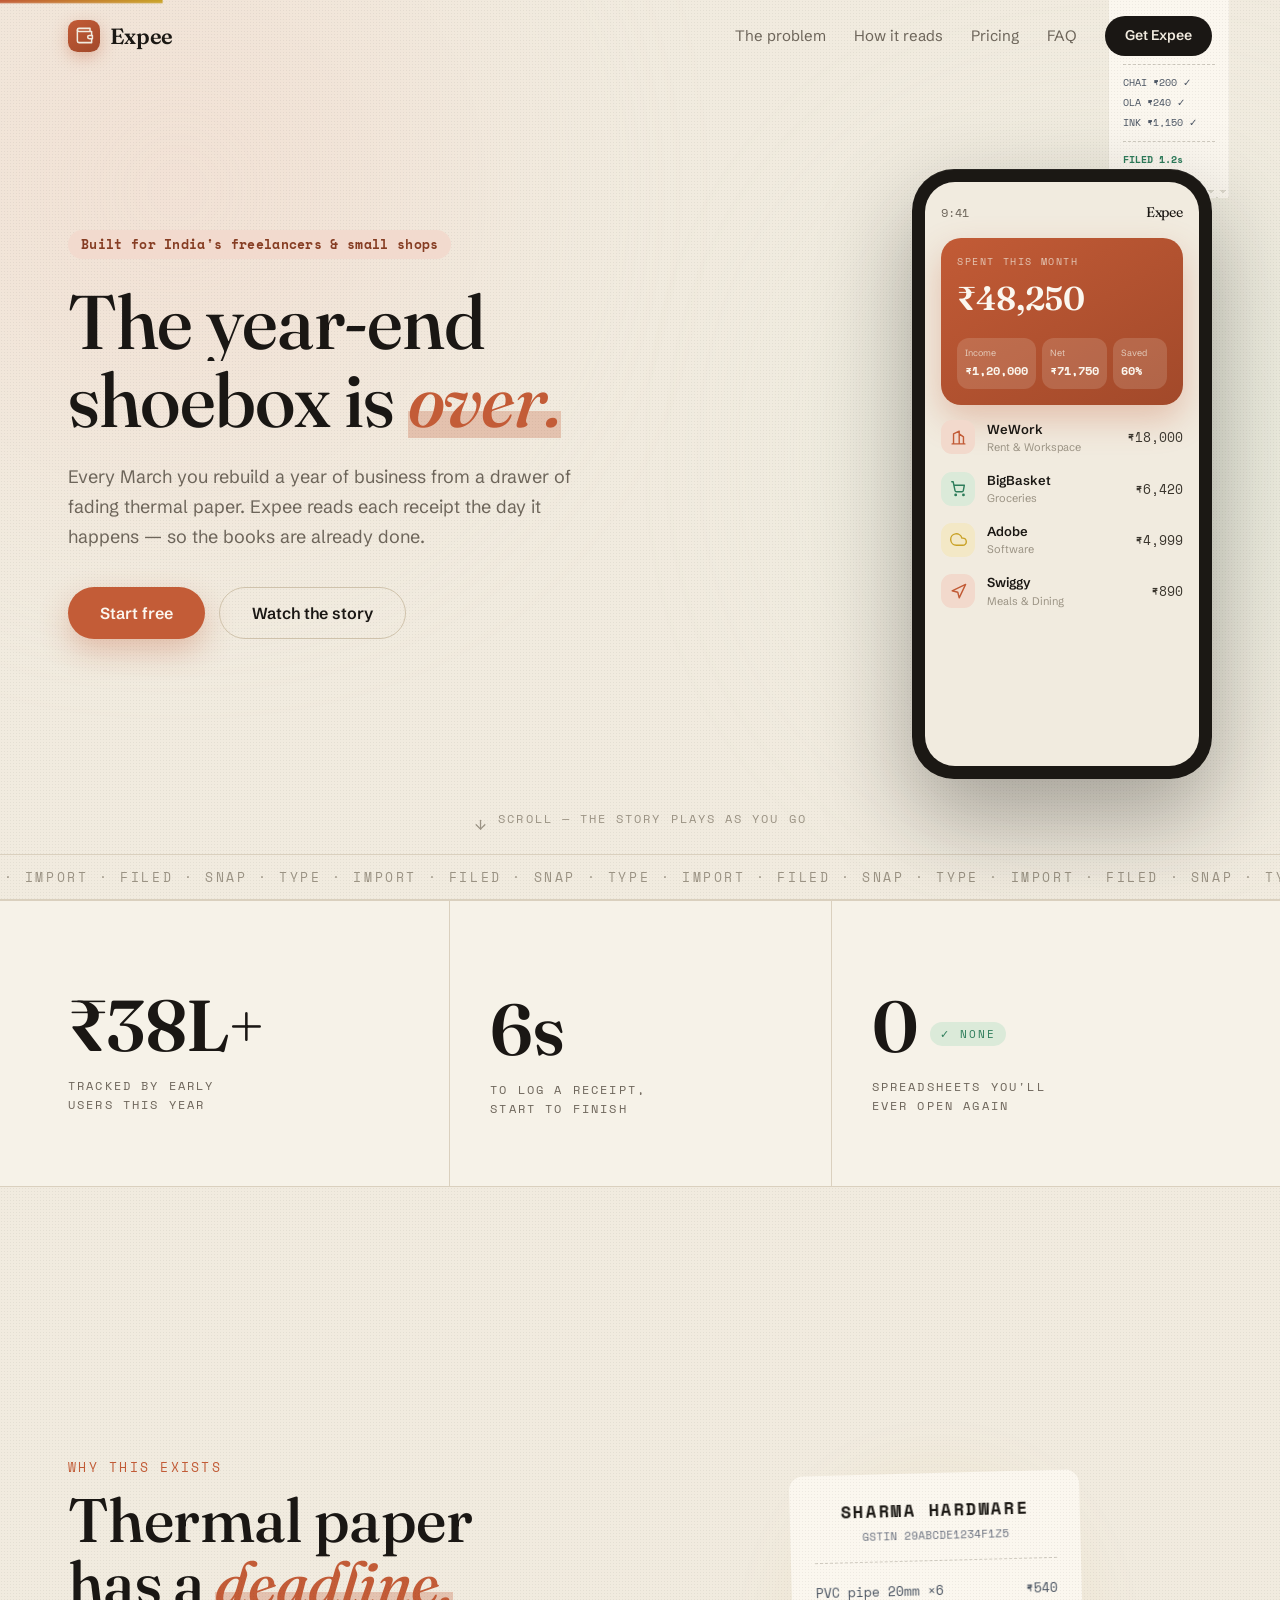
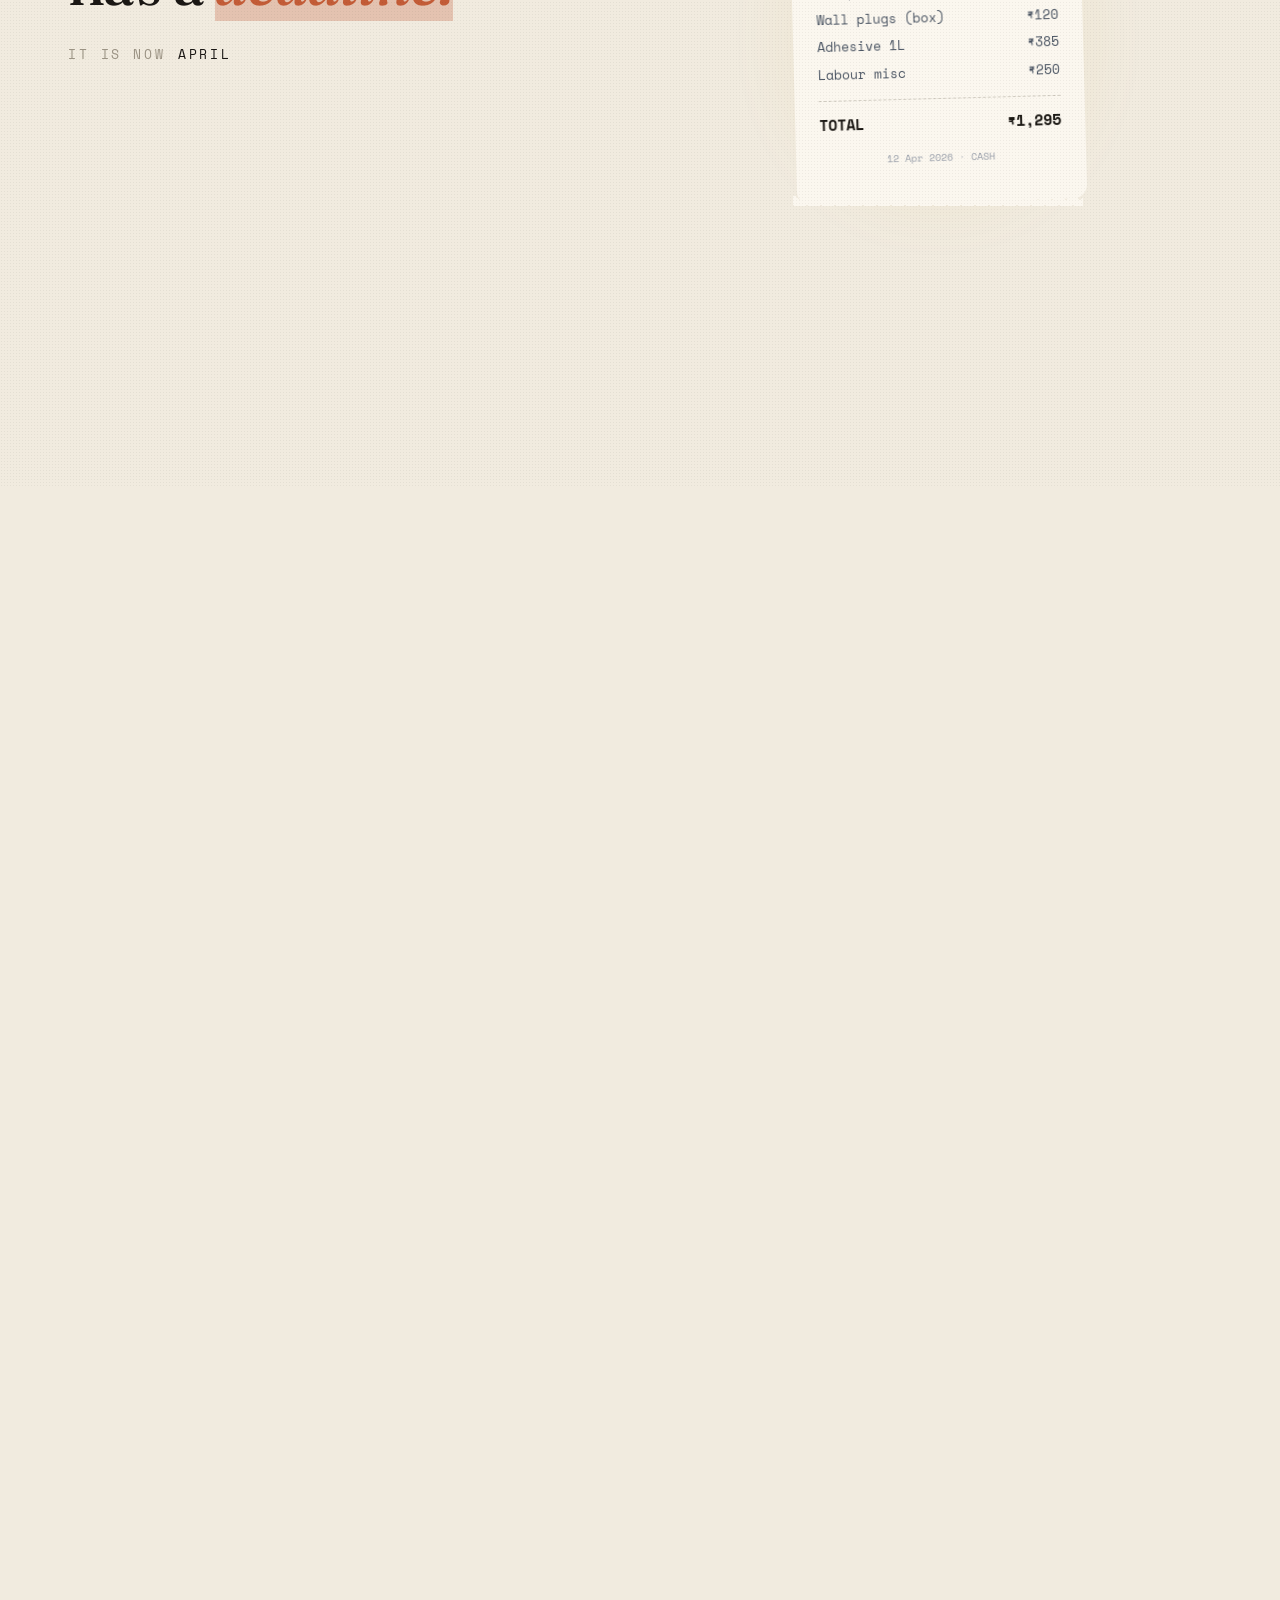
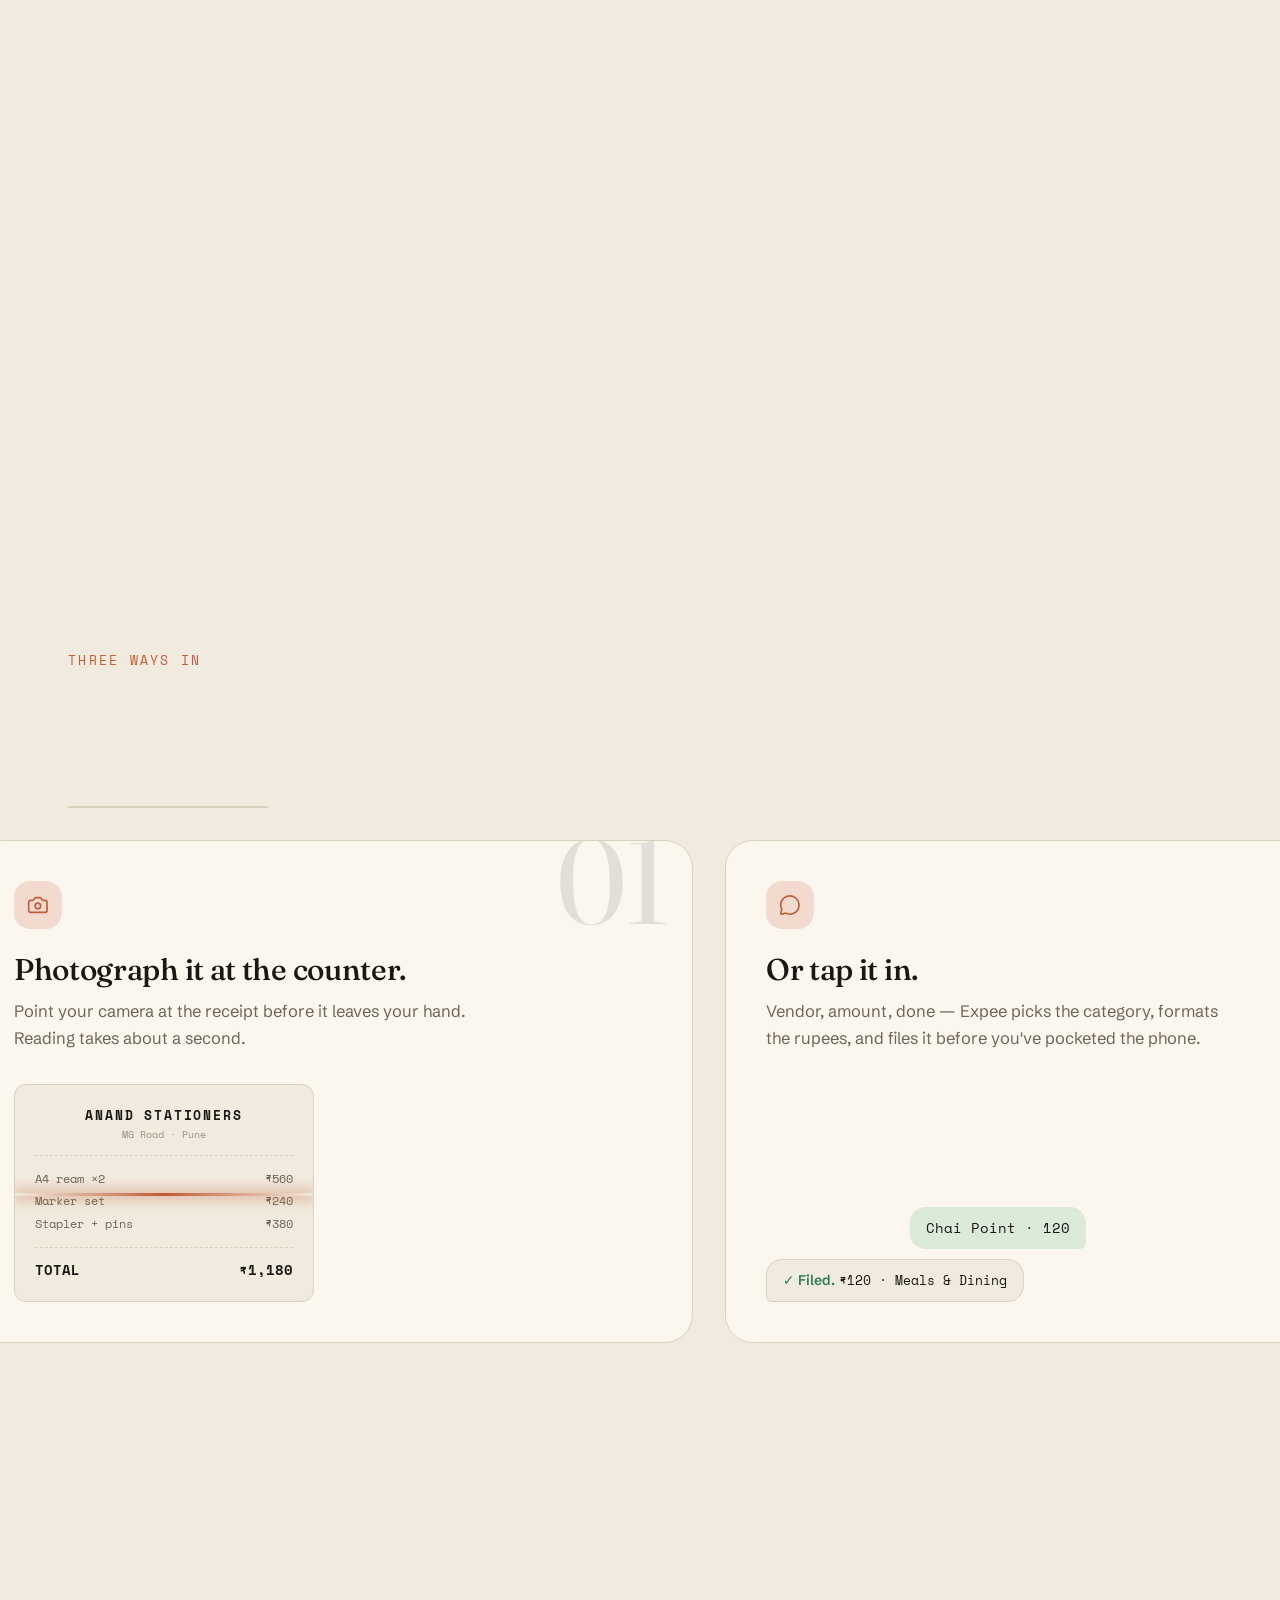
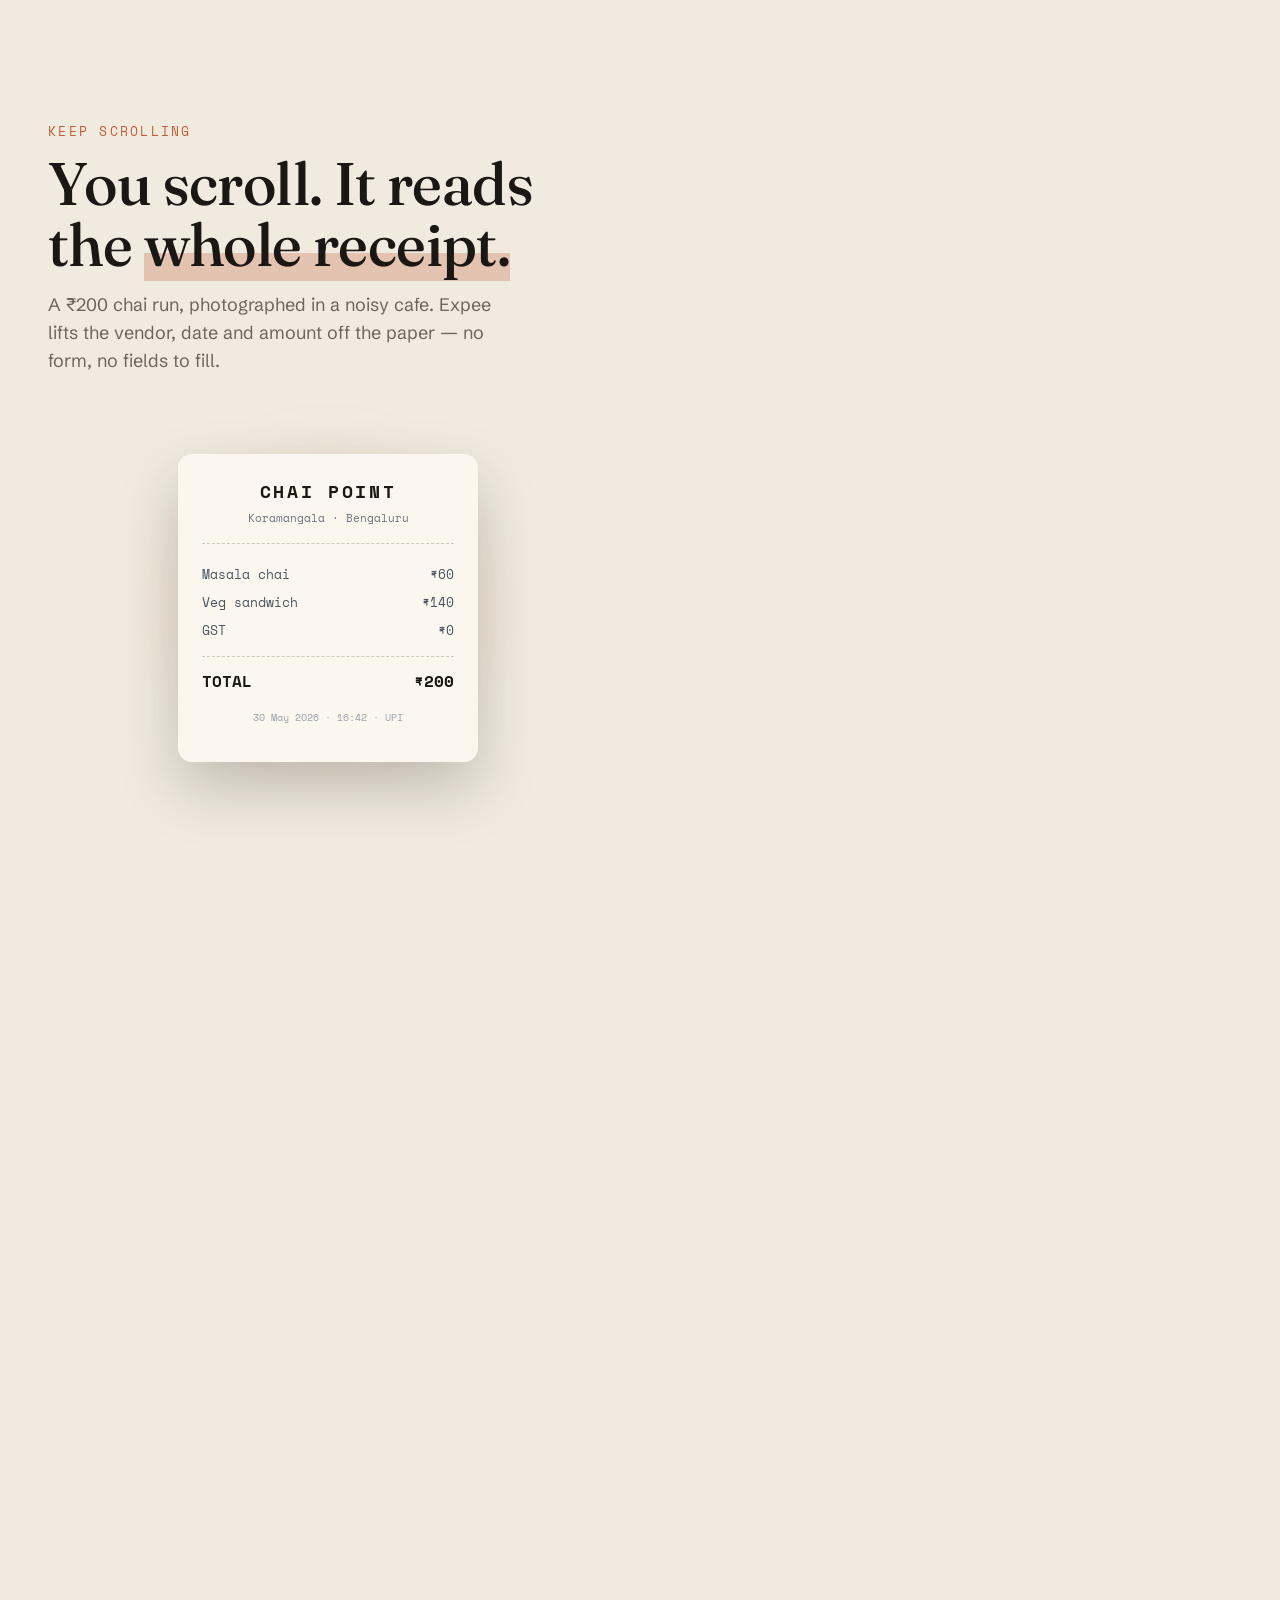
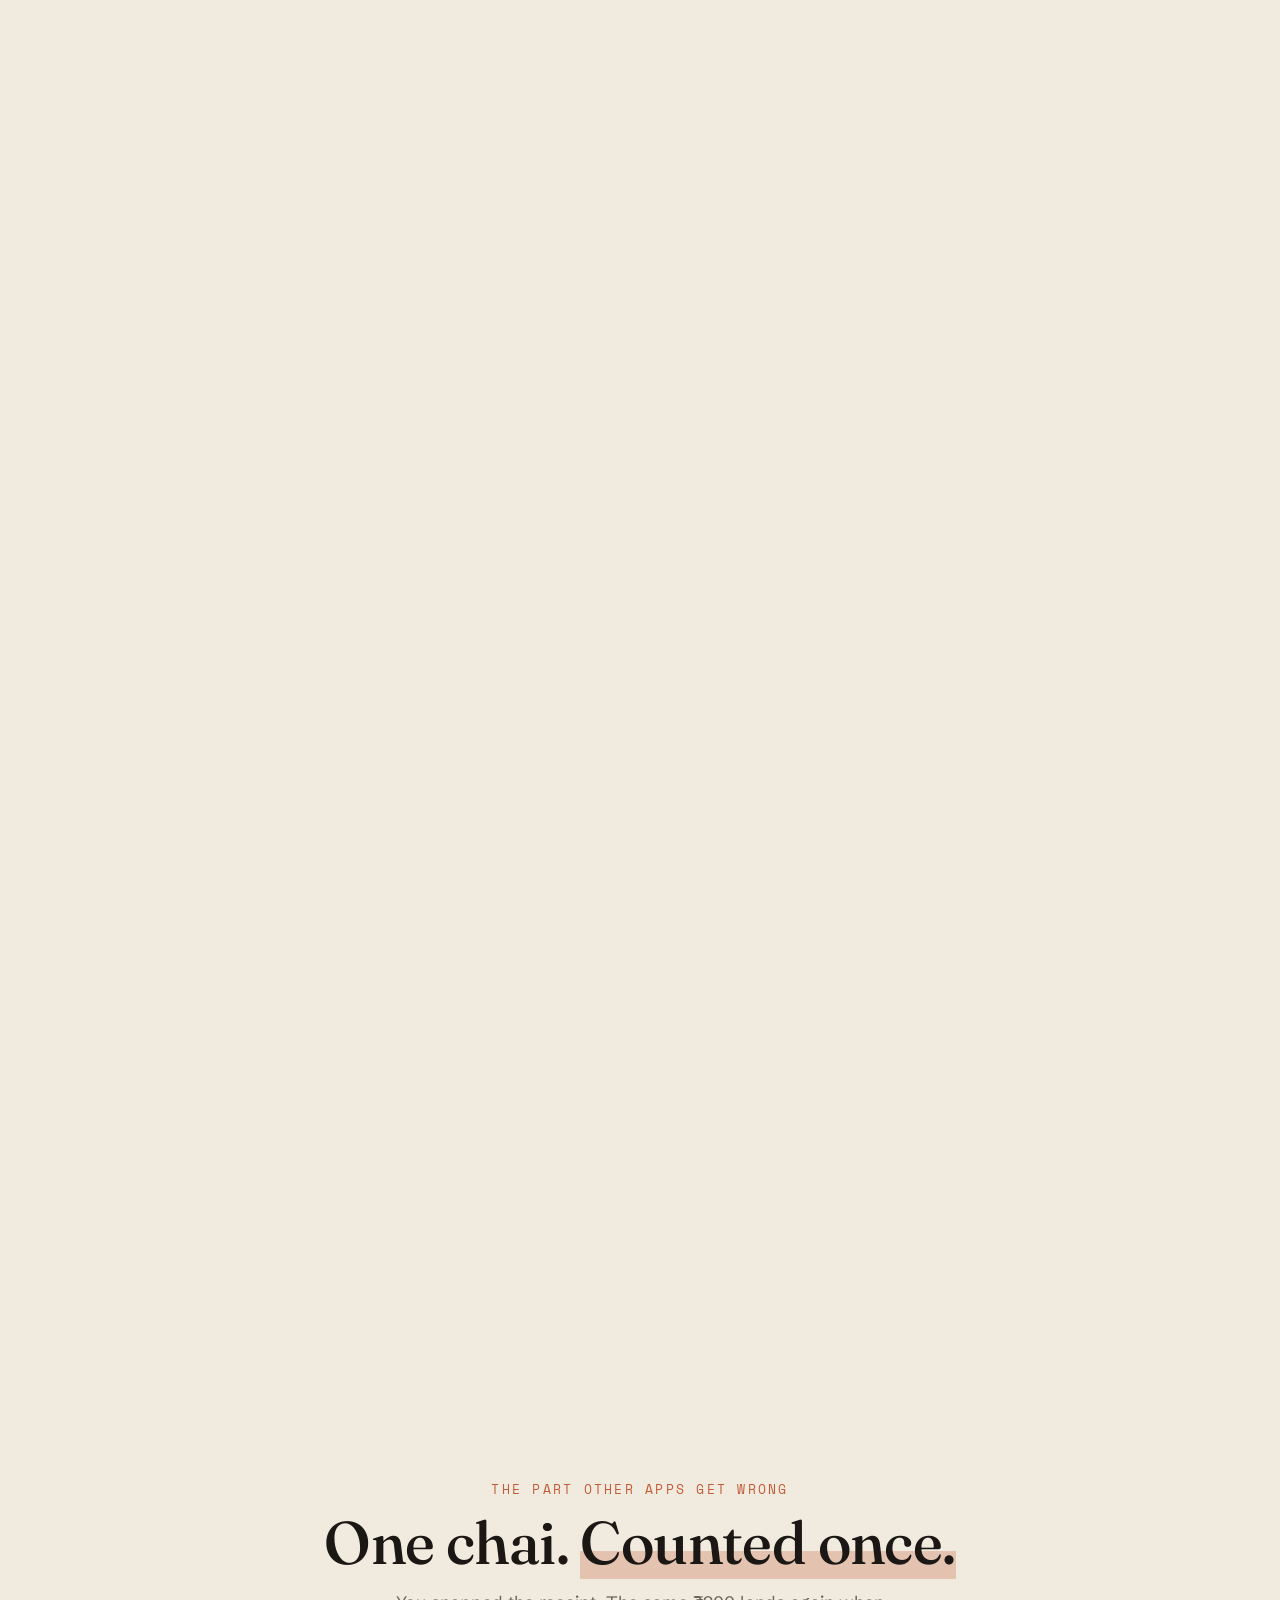
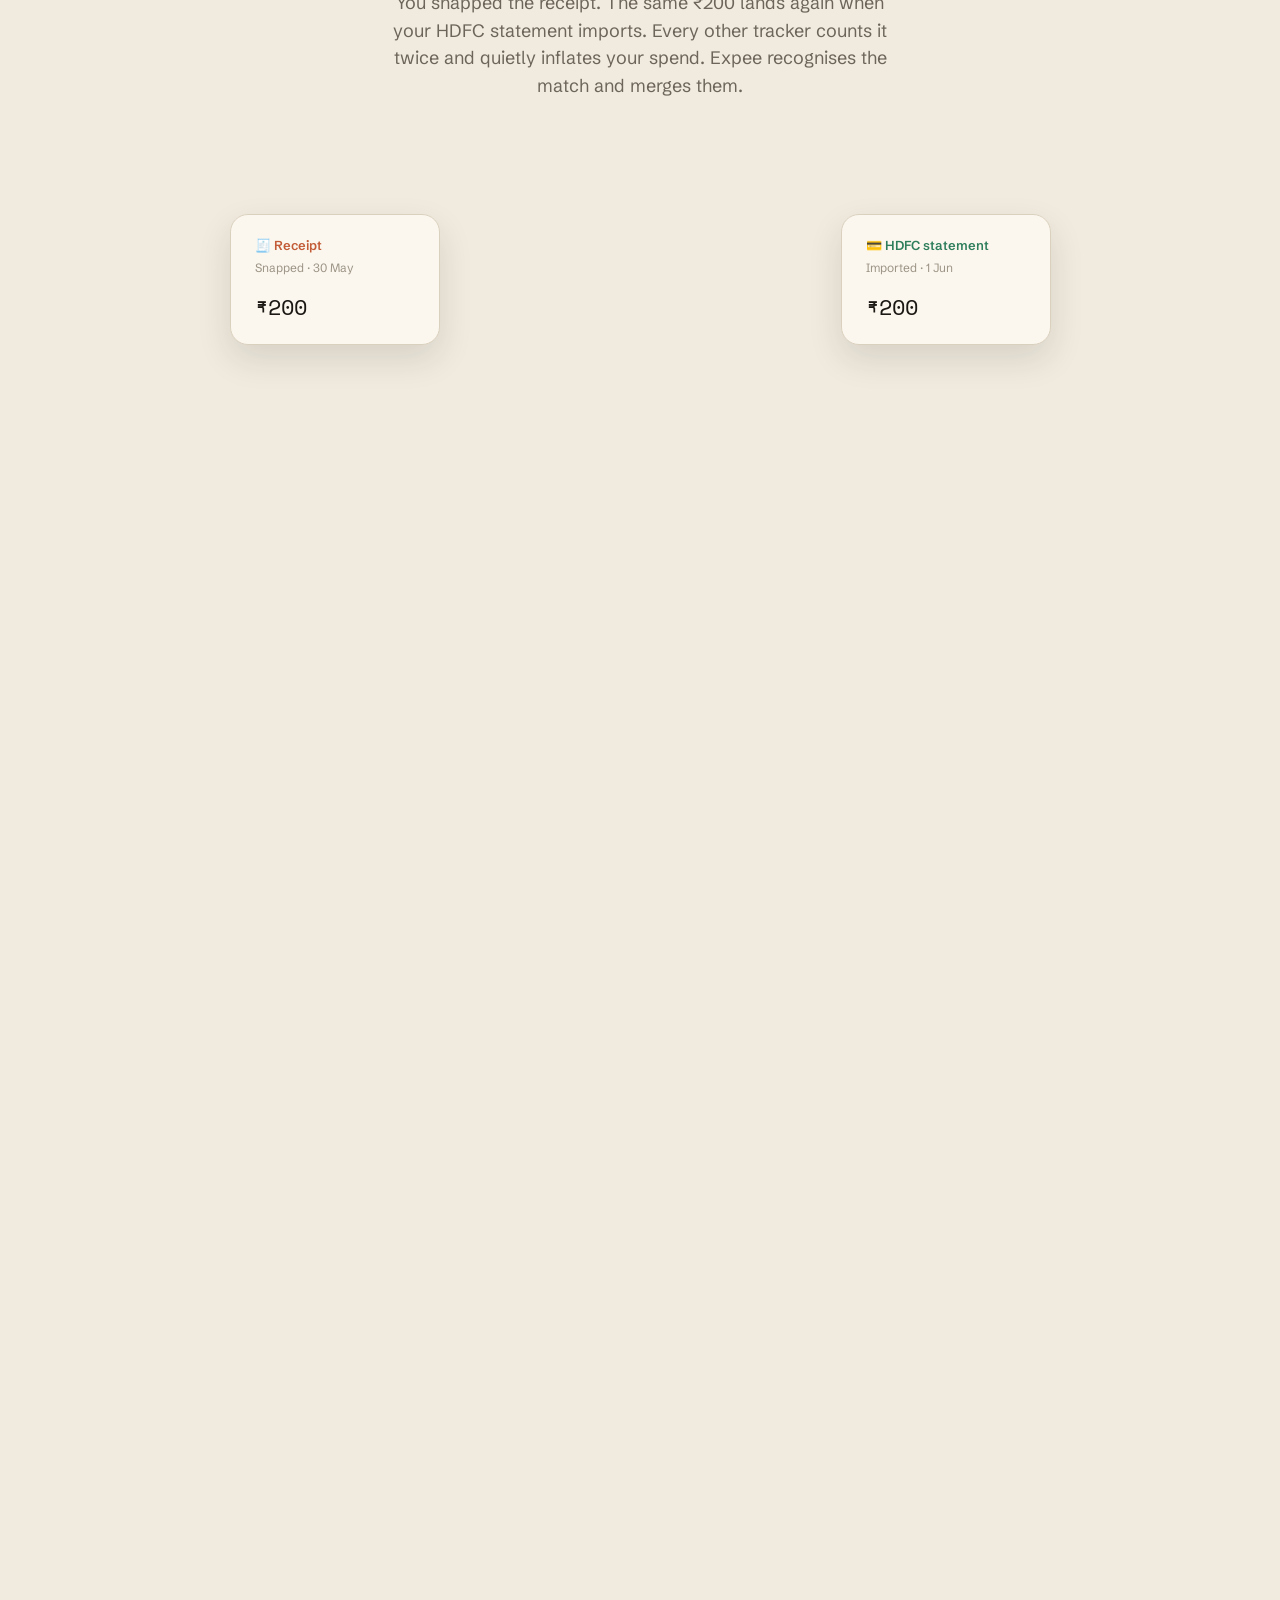
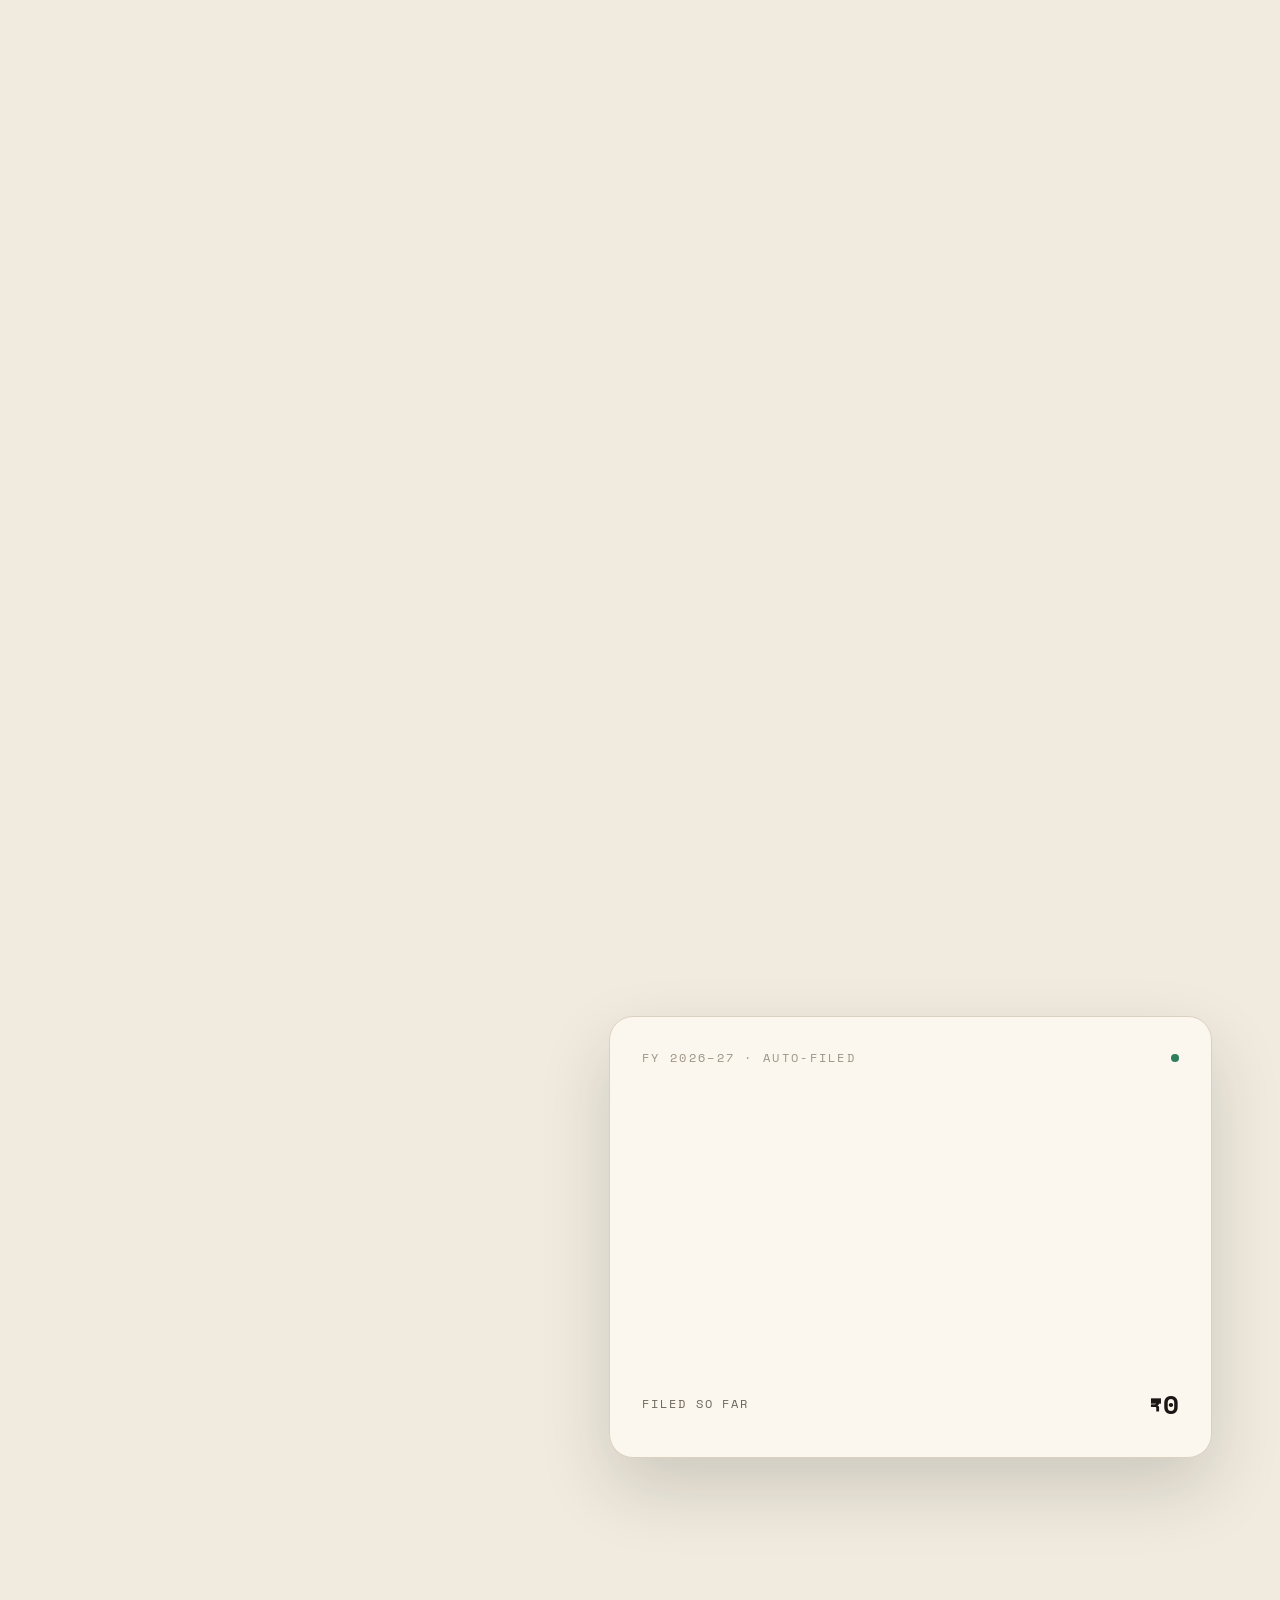
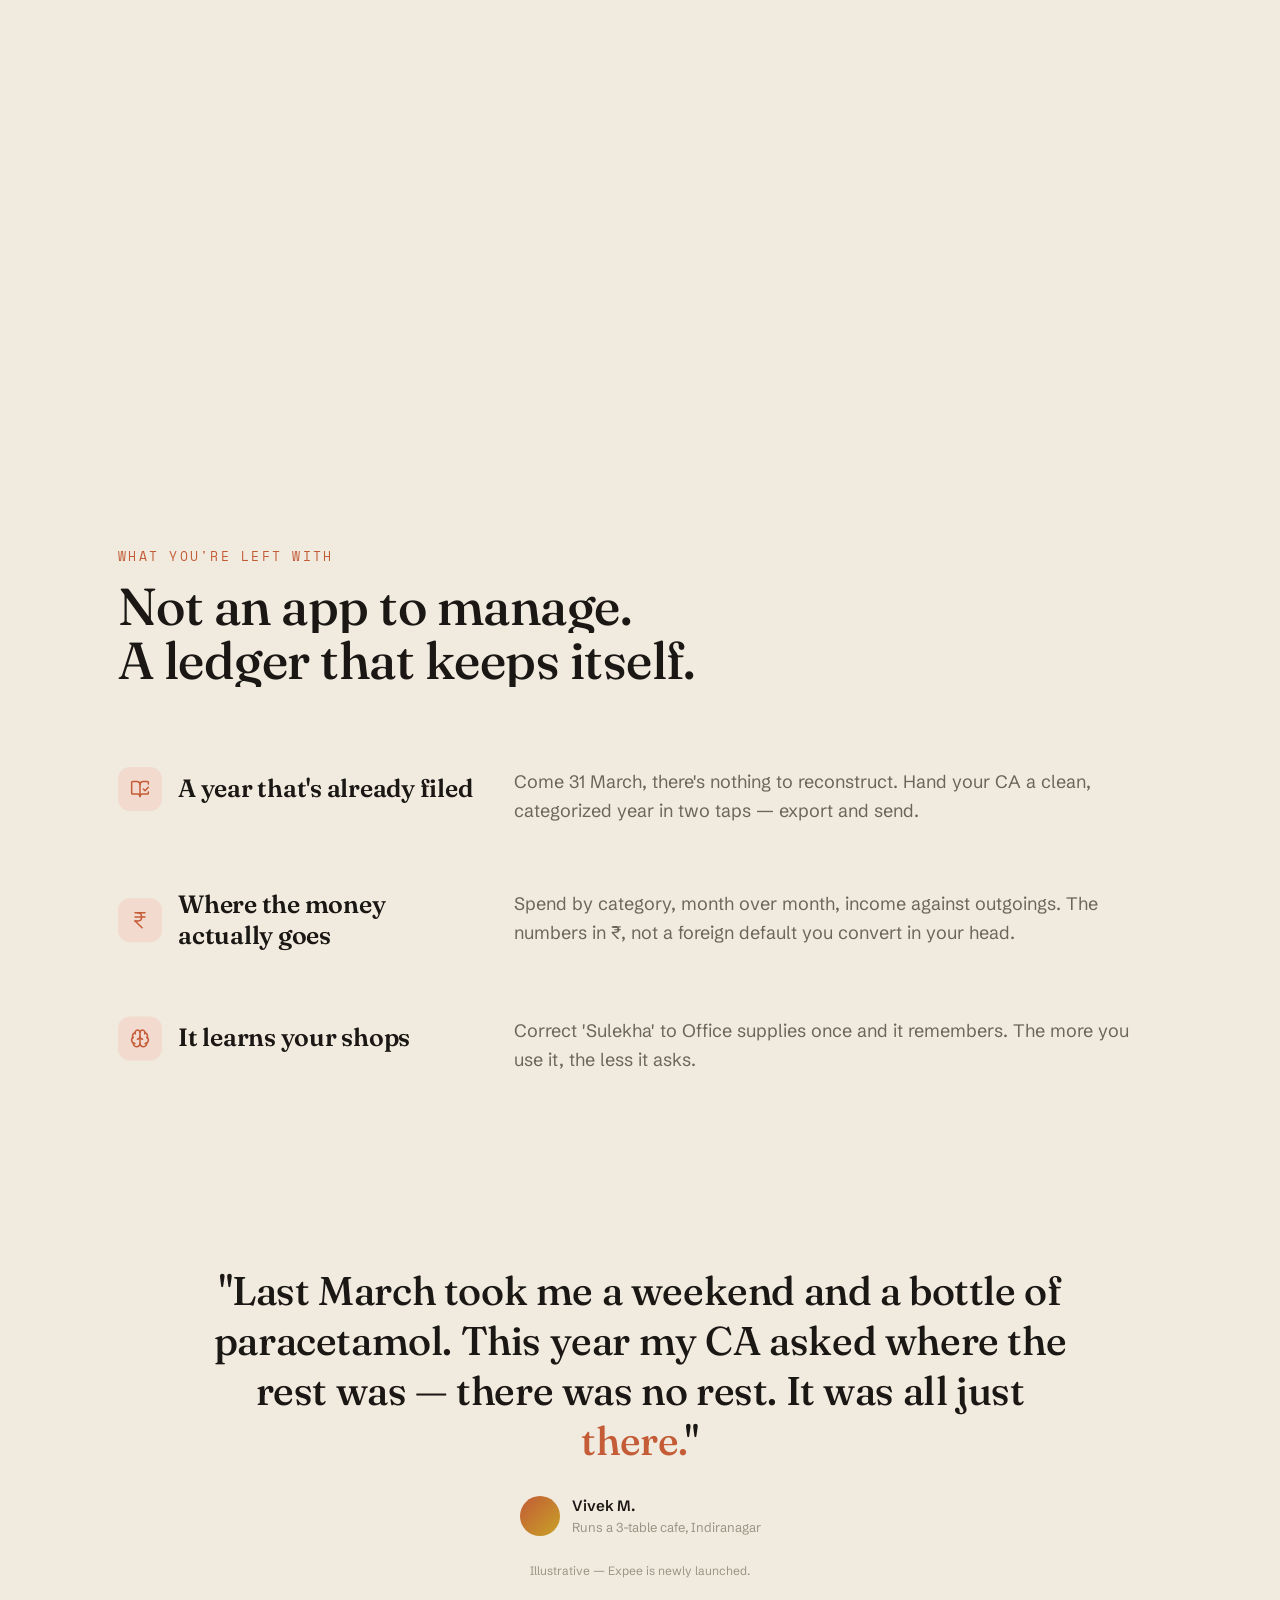
<file: index.html>
<!doctype html>
<html lang="en">
  <head>
    <meta charset="UTF-8" />
    <meta name="viewport" content="width=device-width, initial-scale=1.0" />
    <title>Expee — the year-end shoebox is over</title>
    <meta name="description" content="Every March you rebuild a year of business from a drawer of fading receipts. Expee reads each one the day it happens — snap it, WhatsApp it, or import a statement — so your books are already done." />
    <meta name="theme-color" content="#F1EBDF" />
    <meta property="og:title" content="Expee — the year-end shoebox is over" />
    <meta property="og:description" content="Snap a receipt, WhatsApp it, or import a statement. Expee reads it and files it the day it happens — so come 31 March, the work is already done." />
    <meta property="og:type" content="website" />
    <link rel="icon" href="data:image/svg+xml,<svg xmlns='http://www.w3.org/2000/svg' viewBox='0 0 24 24'><rect width='24' height='24' rx='5.5' fill='%23C25B36'/><g fill='none' stroke='%23F1EBDF' stroke-width='1.8' stroke-linecap='round' stroke-linejoin='round' transform='translate(4.1 4.1) scale(0.66)'><path d='M21 12V7H5a2 2 0 0 1 0-4h14v4'/><path d='M3 5v14a2 2 0 0 0 2 2h16v-5'/><path d='M18 12a2 2 0 0 0 0 4h4v-4Z'/></g></svg>" />
    <link rel="preconnect" href="https://fonts.googleapis.com" />
    <link rel="preconnect" href="https://fonts.gstatic.com" crossorigin />
    <link href="https://fonts.googleapis.com/css2?family=Fraunces:opsz,wght@9..144,400;9..144,500;9..144,600;9..144,700&family=Schibsted+Grotesk:wght@400;500;600;700&family=Space+Mono:wght@400;700&display=swap" rel="stylesheet" />
    <script type="module" crossorigin src="./assets/index-4_AdK6Uv.js"></script>
    <link rel="stylesheet" crossorigin href="./assets/index-KlulrlDh.css">
  </head>
  <body>
    <div id="root"></div>
  </body>
</html>
</file>
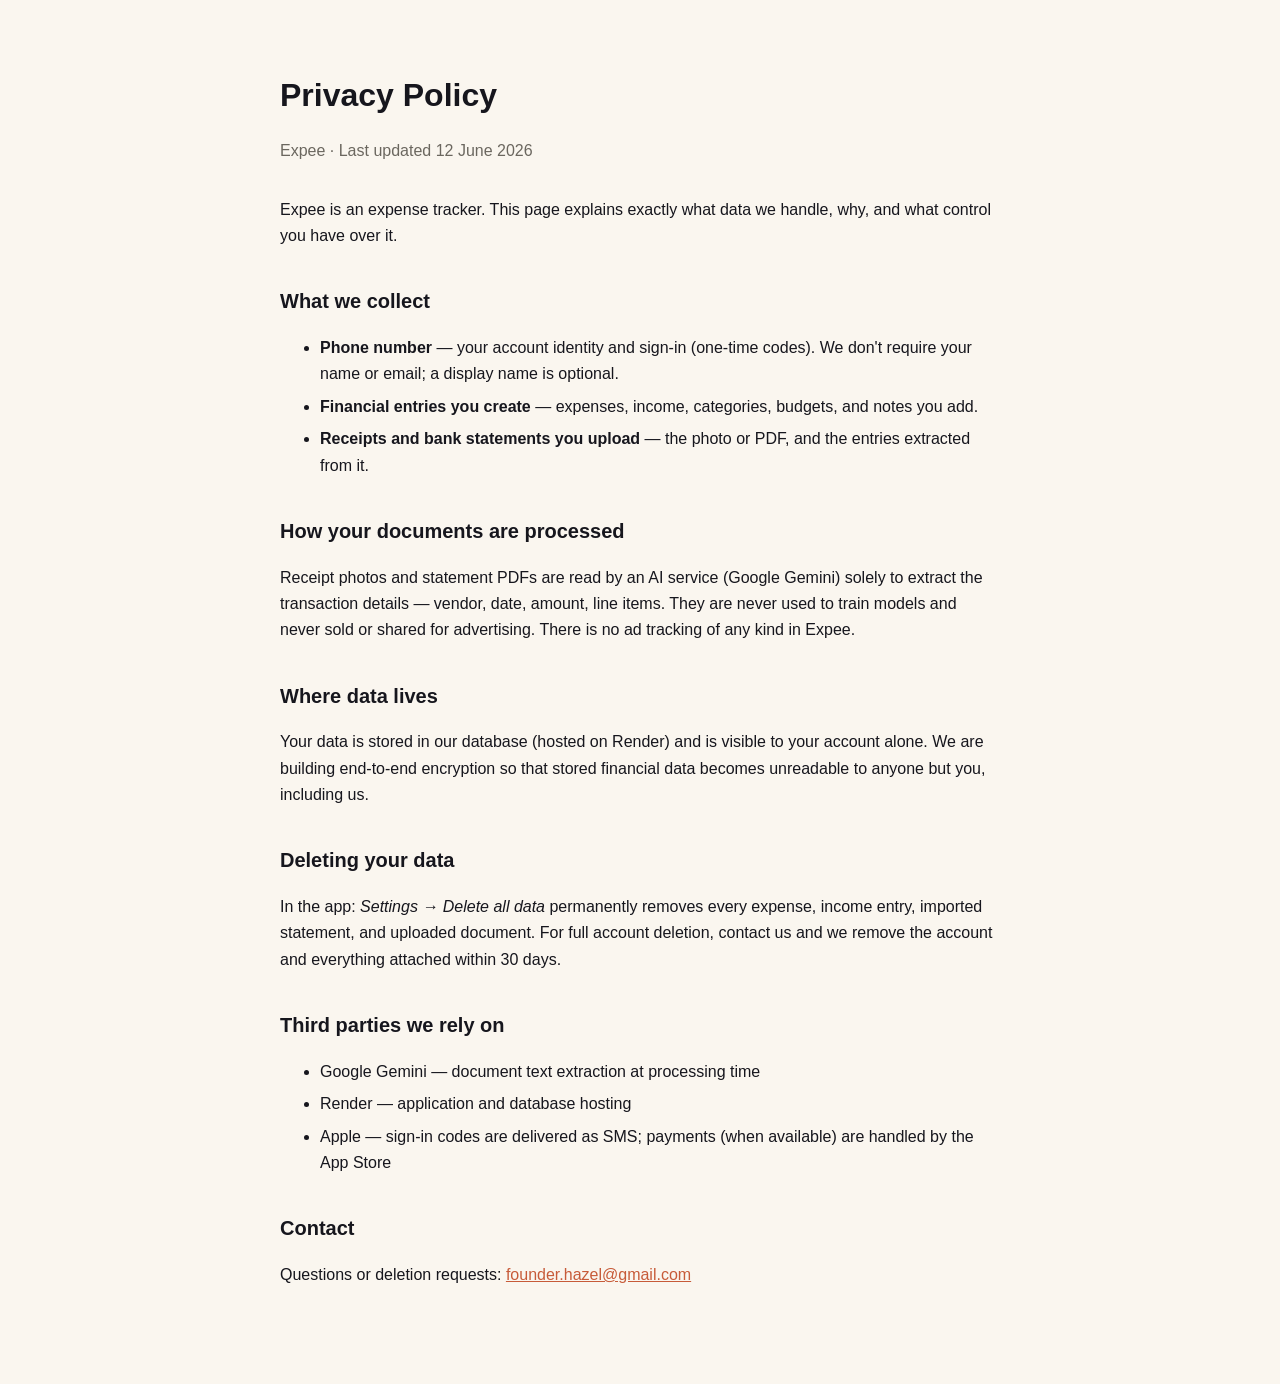
<file: privacy.html>
<!doctype html>
<html lang="en">
<head>
<meta charset="utf-8" />
<meta name="viewport" content="width=device-width, initial-scale=1" />
<title>Expee — Privacy Policy</title>
<style>
  body { font: 16px/1.65 -apple-system, "Segoe UI", Helvetica, Arial, sans-serif;
         color: #16161D; background: #FAF6EF; margin: 0; }
  main { max-width: 720px; margin: 0 auto; padding: 48px 24px 80px; }
  h1 { font-size: 32px; margin-bottom: 4px; }
  .sub { color: #6b675f; margin-bottom: 32px; }
  h2 { font-size: 20px; margin-top: 36px; }
  a { color: #C75B39; }
  li { margin: 6px 0; }
</style>
</head>
<body>
<main>
  <h1>Privacy Policy</h1>
  <p class="sub">Expee · Last updated 12 June 2026</p>

  <p>Expee is an expense tracker. This page explains exactly what data we
  handle, why, and what control you have over it.</p>

  <h2>What we collect</h2>
  <ul>
    <li><strong>Phone number</strong> — your account identity and sign-in
    (one-time codes). We don't require your name or email; a display name is
    optional.</li>
    <li><strong>Financial entries you create</strong> — expenses, income,
    categories, budgets, and notes you add.</li>
    <li><strong>Receipts and bank statements you upload</strong> — the photo or
    PDF, and the entries extracted from it.</li>
  </ul>

  <h2>How your documents are processed</h2>
  <p>Receipt photos and statement PDFs are read by an AI service (Google
  Gemini) solely to extract the transaction details — vendor, date, amount,
  line items. They are never used to train models and never sold or shared for
  advertising. There is no ad tracking of any kind in Expee.</p>

  <h2>Where data lives</h2>
  <p>Your data is stored in our database (hosted on Render) and is visible to
  your account alone. We are building end-to-end encryption so that stored
  financial data becomes unreadable to anyone but you, including us.</p>

  <h2>Deleting your data</h2>
  <p>In the app: <em>Settings → Delete all data</em> permanently removes every
  expense, income entry, imported statement, and uploaded document. For full
  account deletion, contact us and we remove the account and everything
  attached within 30 days.</p>

  <h2>Third parties we rely on</h2>
  <ul>
    <li>Google Gemini — document text extraction at processing time</li>
    <li>Render — application and database hosting</li>
    <li>Apple — sign-in codes are delivered as SMS; payments (when available)
    are handled by the App Store</li>
  </ul>

  <h2>Contact</h2>
  <p>Questions or deletion requests:
  <a href="mailto:founder.hazel@gmail.com">founder.hazel@gmail.com</a></p>
</main>
</body>
</html>
</file>
<file: assets/index-KlulrlDh.css>
*,:before,:after,::backdrop{--tw-border-spacing-x:0;--tw-border-spacing-y:0;--tw-translate-x:0;--tw-translate-y:0;--tw-rotate:0;--tw-skew-x:0;--tw-skew-y:0;--tw-scale-x:1;--tw-scale-y:1;--tw-pan-x: ;--tw-pan-y: ;--tw-pinch-zoom: ;--tw-scroll-snap-strictness:proximity;--tw-gradient-from-position: ;--tw-gradient-via-position: ;--tw-gradient-to-position: ;--tw-ordinal: ;--tw-slashed-zero: ;--tw-numeric-figure: ;--tw-numeric-spacing: ;--tw-numeric-fraction: ;--tw-ring-inset: ;--tw-ring-offset-width:0px;--tw-ring-offset-color:#fff;--tw-ring-color:#3b82f680;--tw-ring-offset-shadow:0 0 #0000;--tw-ring-shadow:0 0 #0000;--tw-shadow:0 0 #0000;--tw-shadow-colored:0 0 #0000;--tw-blur: ;--tw-brightness: ;--tw-contrast: ;--tw-grayscale: ;--tw-hue-rotate: ;--tw-invert: ;--tw-saturate: ;--tw-sepia: ;--tw-drop-shadow: ;--tw-backdrop-blur: ;--tw-backdrop-brightness: ;--tw-backdrop-contrast: ;--tw-backdrop-grayscale: ;--tw-backdrop-hue-rotate: ;--tw-backdrop-invert: ;--tw-backdrop-opacity: ;--tw-backdrop-saturate: ;--tw-backdrop-sepia: ;--tw-contain-size: ;--tw-contain-layout: ;--tw-contain-paint: ;--tw-contain-style: }*,:before,:after{box-sizing:border-box;border:0 solid #e5e7eb}:before,:after{--tw-content:""}html,:host{-webkit-text-size-adjust:100%;tab-size:4;font-feature-settings:normal;font-variation-settings:normal;-webkit-tap-highlight-color:transparent;font-family:Schibsted Grotesk,system-ui,sans-serif;line-height:1.5}body{line-height:inherit;margin:0}hr{height:0;color:inherit;border-top-width:1px}abbr:where([title]){-webkit-text-decoration:underline dotted;text-decoration:underline dotted}h1,h2,h3,h4,h5,h6{font-size:inherit;font-weight:inherit}a{color:inherit;-webkit-text-decoration:inherit;text-decoration:inherit}b,strong{font-weight:bolder}code,kbd,samp,pre{font-feature-settings:normal;font-variation-settings:normal;font-family:Space Mono,ui-monospace,monospace;font-size:1em}small{font-size:80%}sub,sup{vertical-align:baseline;font-size:75%;line-height:0;position:relative}sub{bottom:-.25em}sup{top:-.5em}table{text-indent:0;border-color:inherit;border-collapse:collapse}button,input,optgroup,select,textarea{font-feature-settings:inherit;font-variation-settings:inherit;font-family:inherit;font-size:100%;font-weight:inherit;line-height:inherit;letter-spacing:inherit;color:inherit;margin:0;padding:0}button,select{text-transform:none}button,input:where([type=button]),input:where([type=reset]),input:where([type=submit]){-webkit-appearance:button;background-color:#0000;background-image:none}:-moz-focusring{outline:auto}:-moz-ui-invalid{box-shadow:none}progress{vertical-align:baseline}::-webkit-inner-spin-button{height:auto}::-webkit-outer-spin-button{height:auto}[type=search]{-webkit-appearance:textfield;outline-offset:-2px}::-webkit-search-decoration{-webkit-appearance:none}::-webkit-file-upload-button{-webkit-appearance:button;font:inherit}summary{display:list-item}blockquote,dl,dd,h1,h2,h3,h4,h5,h6,hr,figure,p,pre{margin:0}fieldset{margin:0;padding:0}legend{padding:0}ol,ul,menu{margin:0;padding:0;list-style:none}dialog{padding:0}textarea{resize:vertical}input::-moz-placeholder{opacity:1;color:#9ca3af}textarea::-moz-placeholder{opacity:1;color:#9ca3af}input::placeholder,textarea::placeholder{opacity:1;color:#9ca3af}button,[role=button]{cursor:pointer}:disabled{cursor:default}img,svg,video,canvas,audio,iframe,embed,object{vertical-align:middle;display:block}img,video{max-width:100%;height:auto}[hidden]:where(:not([hidden=until-found])){display:none}:root{--lightningcss-light:initial;--lightningcss-dark: ;color-scheme:light;--background:40 39% 91%;--foreground:34 15% 9%;--card:40 60% 96%;--card-foreground:34 15% 9%;--popover:40 60% 96%;--popover-foreground:34 15% 9%;--primary:16 56% 49%;--primary-foreground:40 60% 96%;--secondary:38 35% 86%;--secondary-foreground:34 15% 9%;--muted:38 35% 86%;--muted-foreground:36 10% 39%;--accent:20 59% 88%;--accent-foreground:16 59% 33%;--border:39 27% 80%;--input:39 27% 74%;--ring:16 56% 49%;--radius:1rem}*{border-color:hsl(var(--border));box-sizing:border-box;margin:0}html{scroll-behavior:smooth}body{background-color:hsl(var(--background));color:hsl(var(--foreground));-webkit-font-smoothing:antialiased;font-family:Schibsted Grotesk,system-ui,-apple-system,sans-serif;font-size:18px;line-height:1.55;overflow-x:hidden}::selection{color:#f1ebdf;background:#c25b36}.pointer-events-none{pointer-events:none}.visible{visibility:visible}.invisible{visibility:hidden}.static{position:static}.fixed{position:fixed}.absolute{position:absolute}.relative{position:relative}.sticky{position:sticky}.-inset-3{inset:-.75rem}.-inset-4{inset:-1rem}.inset-0{inset:0}.inset-x-0{left:0;right:0}.-bottom-1{bottom:-.25rem}.-left-\[8\%\]{left:-8%}.-right-\[6\%\]{right:-6%}.-top-5{top:-1.25rem}.-top-\[10\%\]{top:-10%}.bottom-0{bottom:0}.bottom-\[72px\]{bottom:72px}.left-0{left:0}.left-1\/2{left:50%}.left-2\.5{left:.625rem}.left-6{left:1.5rem}.right-0{right:0}.right-2\.5{right:.625rem}.right-6{right:1.5rem}.right-\[4\%\]{right:4%}.top-0{top:0}.top-1\/2{top:50%}.top-6{top:1.5rem}.top-\[24\%\]{top:24%}.-z-10{z-index:-10}.z-10{z-index:10}.z-\[100\]{z-index:100}.z-\[200\]{z-index:200}.z-\[90\]{z-index:90}.-my-5{margin-top:-1.25rem;margin-bottom:-1.25rem}.mx-auto{margin-left:auto;margin-right:auto}.my-2{margin-top:.5rem;margin-bottom:.5rem}.my-3{margin-top:.75rem;margin-bottom:.75rem}.my-4{margin-top:1rem;margin-bottom:1rem}.my-6{margin-top:1.5rem;margin-bottom:1.5rem}.-mb-\[2px\]{margin-bottom:-2px}.mb-10{margin-bottom:2.5rem}.mb-12{margin-bottom:3rem}.mb-2\.5{margin-bottom:.625rem}.mb-3{margin-bottom:.75rem}.mb-3\.5{margin-bottom:.875rem}.mb-4{margin-bottom:1rem}.mb-8{margin-bottom:2rem}.ml-2{margin-left:.5rem}.ml-3{margin-left:.75rem}.ml-\[1px\]{margin-left:1px}.ml-auto{margin-left:auto}.mt-0\.5{margin-top:.125rem}.mt-1{margin-top:.25rem}.mt-10{margin-top:2.5rem}.mt-12{margin-top:3rem}.mt-16{margin-top:4rem}.mt-3{margin-top:.75rem}.mt-3\.5{margin-top:.875rem}.mt-4{margin-top:1rem}.mt-5{margin-top:1.25rem}.mt-6{margin-top:1.5rem}.mt-7{margin-top:1.75rem}.mt-8{margin-top:2rem}.mt-9{margin-top:2.25rem}.mt-auto{margin-top:auto}.block{display:block}.inline-block{display:inline-block}.flex{display:flex}.inline-flex{display:inline-flex}.table{display:table}.grid{display:grid}.contents{display:contents}.hidden{display:none}.h-10{height:2.5rem}.h-11{height:2.75rem}.h-12{height:3rem}.h-2{height:.5rem}.h-5{height:1.25rem}.h-7{height:1.75rem}.h-9{height:2.25rem}.h-\[10px\]{height:10px}.h-\[110px\]{height:110px}.h-\[1em\]{height:1em}.h-\[2\.5px\]{height:2.5px}.h-\[230px\]{height:230px}.h-\[280vh\]{height:280vh}.h-\[2px\]{height:2px}.h-\[300vh\]{height:300vh}.h-\[320vh\]{height:320vh}.h-\[34px\]{height:34px}.h-\[3px\]{height:3px}.h-\[440px\]{height:440px}.h-\[480px\]{height:480px}.h-\[52px\]{height:52px}.h-\[560px\]{height:560px}.h-\[610px\]{height:610px}.h-\[6px\]{height:6px}.h-\[72px\]{height:72px}.h-\[8px\]{height:8px}.h-full{height:100%}.h-px{height:1px}.h-screen{height:100vh}.min-h-\[100svh\]{min-height:100svh}.min-h-\[20px\]{min-height:20px}.min-h-\[44px\]{min-height:44px}.w-10{width:2.5rem}.w-11{width:2.75rem}.w-12{width:3rem}.w-2{width:.5rem}.w-5{width:1.25rem}.w-7{width:1.75rem}.w-\[120px\]{width:120px}.w-\[210px\]{width:210px}.w-\[290px\]{width:290px}.w-\[2px\]{width:2px}.w-\[300px\]{width:300px}.w-\[34px\]{width:34px}.w-\[480px\]{width:480px}.w-\[560px\]{width:560px}.w-\[680px\]{width:680px}.w-\[min\(82vw\,720px\)\]{width:min(82vw,720px)}.w-fit{width:fit-content}.w-full{width:100%}.w-max{width:max-content}.w-px{width:1px}.min-w-0{min-width:0}.min-w-\[44px\]{min-width:44px}.max-w-\[1100px\]{max-width:1100px}.max-w-\[1200px\]{max-width:1200px}.max-w-\[1240px\]{max-width:1240px}.max-w-\[200px\]{max-width:200px}.max-w-\[26ch\]{max-width:26ch}.max-w-\[300px\]{max-width:300px}.max-w-\[320px\]{max-width:320px}.max-w-\[360px\]{max-width:360px}.max-w-\[40ch\]{max-width:40ch}.max-w-\[42ch\]{max-width:42ch}.max-w-\[44ch\]{max-width:44ch}.max-w-\[46ch\]{max-width:46ch}.max-w-\[48ch\]{max-width:48ch}.max-w-\[620px\]{max-width:620px}.max-w-\[62ch\]{max-width:62ch}.max-w-\[640px\]{max-width:640px}.max-w-\[780px\]{max-width:780px}.max-w-\[820px\]{max-width:820px}.max-w-\[84\%\]{max-width:84%}.max-w-\[840px\]{max-width:840px}.max-w-\[920px\]{max-width:920px}.max-w-full{max-width:100%}.flex-1{flex:1}.shrink-0{flex-shrink:0}.origin-left{transform-origin:0}.-translate-x-1{--tw-translate-x:-.25rem;transform:translate(var(--tw-translate-x), var(--tw-translate-y)) rotate(var(--tw-rotate)) skewX(var(--tw-skew-x)) skewY(var(--tw-skew-y)) scaleX(var(--tw-scale-x)) scaleY(var(--tw-scale-y))}.-translate-x-1\/2{--tw-translate-x:-50%;transform:translate(var(--tw-translate-x), var(--tw-translate-y)) rotate(var(--tw-rotate)) skewX(var(--tw-skew-x)) skewY(var(--tw-skew-y)) scaleX(var(--tw-scale-x)) scaleY(var(--tw-scale-y))}.-translate-y-1\/2{--tw-translate-y:-50%;transform:translate(var(--tw-translate-x), var(--tw-translate-y)) rotate(var(--tw-rotate)) skewX(var(--tw-skew-x)) skewY(var(--tw-skew-y)) scaleX(var(--tw-scale-x)) scaleY(var(--tw-scale-y))}.translate-x-0{--tw-translate-x:0px;transform:translate(var(--tw-translate-x), var(--tw-translate-y)) rotate(var(--tw-rotate)) skewX(var(--tw-skew-x)) skewY(var(--tw-skew-y)) scaleX(var(--tw-scale-x)) scaleY(var(--tw-scale-y))}.scale-x-0{--tw-scale-x:0;transform:translate(var(--tw-translate-x), var(--tw-translate-y)) rotate(var(--tw-rotate)) skewX(var(--tw-skew-x)) skewY(var(--tw-skew-y)) scaleX(var(--tw-scale-x)) scaleY(var(--tw-scale-y))}.scale-x-100{--tw-scale-x:1;transform:translate(var(--tw-translate-x), var(--tw-translate-y)) rotate(var(--tw-rotate)) skewX(var(--tw-skew-x)) skewY(var(--tw-skew-y)) scaleX(var(--tw-scale-x)) scaleY(var(--tw-scale-y))}.transform{transform:translate(var(--tw-translate-x), var(--tw-translate-y)) rotate(var(--tw-rotate)) skewX(var(--tw-skew-x)) skewY(var(--tw-skew-y)) scaleX(var(--tw-scale-x)) scaleY(var(--tw-scale-y))}@keyframes pulse{50%{opacity:.5}}.animate-pulse{animation:2s cubic-bezier(.4,0,.6,1) infinite pulse}.select-none{-webkit-user-select:none;user-select:none}.scroll-mt-20{scroll-margin-top:5rem}.grid-cols-\[52px_1fr_auto_72px\]{grid-template-columns:52px 1fr auto 72px}.flex-col{flex-direction:column}.flex-wrap{flex-wrap:wrap}.place-items-center{place-items:center}.items-start{align-items:flex-start}.items-center{align-items:center}.items-baseline{align-items:baseline}.items-stretch{align-items:stretch}.justify-center{justify-content:center}.justify-between{justify-content:space-between}.gap-1{gap:.25rem}.gap-1\.5{gap:.375rem}.gap-10{gap:2.5rem}.gap-12{gap:3rem}.gap-14{gap:3.5rem}.gap-2{gap:.5rem}.gap-2\.5{gap:.625rem}.gap-3{gap:.75rem}.gap-3\.5{gap:.875rem}.gap-4{gap:1rem}.gap-5{gap:1.25rem}.gap-6{gap:1.5rem}.gap-7{gap:1.75rem}.gap-8{gap:2rem}.space-y-2\.5>:not([hidden])~:not([hidden]){--tw-space-y-reverse:0;margin-top:calc(.625rem * calc(1 - var(--tw-space-y-reverse)));margin-bottom:calc(.625rem * var(--tw-space-y-reverse))}.space-y-6>:not([hidden])~:not([hidden]){--tw-space-y-reverse:0;margin-top:calc(1.5rem * calc(1 - var(--tw-space-y-reverse)));margin-bottom:calc(1.5rem * var(--tw-space-y-reverse))}.divide-y>:not([hidden])~:not([hidden]){--tw-divide-y-reverse:0;border-top-width:calc(1px * calc(1 - var(--tw-divide-y-reverse)));border-bottom-width:calc(1px * var(--tw-divide-y-reverse))}.divide-border>:not([hidden])~:not([hidden]){border-color:hsl(var(--border))}.self-start{align-self:flex-start}.justify-self-center{justify-self:center}.overflow-hidden{overflow:hidden}.truncate{text-overflow:ellipsis;white-space:nowrap;overflow:hidden}.whitespace-nowrap{white-space:nowrap}.rounded-2xl{border-radius:1rem}.rounded-3xl{border-radius:1.5rem}.rounded-\[11px\]{border-radius:11px}.rounded-\[12px\]{border-radius:12px}.rounded-\[14px\]{border-radius:14px}.rounded-\[18px\]{border-radius:18px}.rounded-\[20px\]{border-radius:20px}.rounded-\[22px\]{border-radius:22px}.rounded-\[24px\]{border-radius:24px}.rounded-\[28px\]{border-radius:28px}.rounded-\[30px\]{border-radius:30px}.rounded-\[42px\]{border-radius:42px}.rounded-full{border-radius:9999px}.rounded-lg{border-radius:var(--radius)}.rounded-md{border-radius:calc(var(--radius) - 4px)}.rounded-sm{border-radius:calc(var(--radius) - 8px)}.rounded-xl{border-radius:.75rem}.rounded-bl-\[5px\]{border-bottom-left-radius:5px}.rounded-bl-\[6px\]{border-bottom-left-radius:6px}.rounded-br-\[5px\]{border-bottom-right-radius:5px}.rounded-br-\[6px\]{border-bottom-right-radius:6px}.border{border-width:1px}.border-\[3px\]{border-width:3px}.border-y{border-top-width:1px;border-bottom-width:1px}.border-b{border-bottom-width:1px}.border-t{border-top-width:1px}.border-dashed{border-style:dashed}.border-\[\#cfcabf\]{--tw-border-opacity:1;border-color:rgb(207 202 191/var(--tw-border-opacity,1))}.border-border{border-color:hsl(var(--border))}.border-border\/60{border-color:hsl(var(--border) / .6)}.border-border\/70{border-color:hsl(var(--border) / .7)}.border-input{border-color:hsl(var(--input))}.border-primary\/80{border-color:hsl(var(--primary) / .8)}.border-transparent{border-color:#0000}.border-white\/\[0\.08\]{border-color:#ffffff14}.bg-\[\#DBEAD9\]{--tw-bg-opacity:1;background-color:rgb(219 234 217/var(--tw-bg-opacity,1))}.bg-\[\#F2D9CC\]{--tw-bg-opacity:1;background-color:rgb(242 217 204/var(--tw-bg-opacity,1))}.bg-\[\#FBF7EF\]{--tw-bg-opacity:1;background-color:rgb(251 247 239/var(--tw-bg-opacity,1))}.bg-accent{background-color:hsl(var(--accent))}.bg-background{background-color:hsl(var(--background))}.bg-border{background-color:hsl(var(--border))}.bg-card{background-color:hsl(var(--card))}.bg-card\/50{background-color:hsl(var(--card) / .5)}.bg-card\/60{background-color:hsl(var(--card) / .6)}.bg-foreground{background-color:hsl(var(--foreground))}.bg-money{--tw-bg-opacity:1;background-color:rgb(46 125 91/var(--tw-bg-opacity,1))}.bg-money-soft{--tw-bg-opacity:1;background-color:rgb(219 234 217/var(--tw-bg-opacity,1))}.bg-primary{background-color:hsl(var(--primary))}.bg-primary\/70{background-color:hsl(var(--primary) / .7)}.bg-secondary{background-color:hsl(var(--secondary))}.bg-transparent{background-color:#0000}.p-2{padding:.5rem}.p-4{padding:1rem}.p-5{padding:1.25rem}.p-6{padding:1.5rem}.p-7{padding:1.75rem}.p-8{padding:2rem}.p-9{padding:2.25rem}.p-\[13px\]{padding:13px}.px-2{padding-left:.5rem;padding-right:.5rem}.px-2\.5{padding-left:.625rem;padding-right:.625rem}.px-3{padding-left:.75rem;padding-right:.75rem}.px-3\.5{padding-left:.875rem;padding-right:.875rem}.px-4{padding-left:1rem;padding-right:1rem}.px-5{padding-left:1.25rem;padding-right:1.25rem}.px-6{padding-left:1.5rem;padding-right:1.5rem}.px-7{padding-left:1.75rem;padding-right:1.75rem}.px-8{padding-left:2rem;padding-right:2rem}.py-0\.5{padding-top:.125rem;padding-bottom:.125rem}.py-1{padding-top:.25rem;padding-bottom:.25rem}.py-12{padding-top:3rem;padding-bottom:3rem}.py-2{padding-top:.5rem;padding-bottom:.5rem}.py-2\.5{padding-top:.625rem;padding-bottom:.625rem}.py-20{padding-top:5rem;padding-bottom:5rem}.py-24{padding-top:6rem;padding-bottom:6rem}.py-3{padding-top:.75rem;padding-bottom:.75rem}.py-36{padding-top:9rem;padding-bottom:9rem}.py-4{padding-top:1rem;padding-bottom:1rem}.py-5{padding-top:1.25rem;padding-bottom:1.25rem}.py-6{padding-top:1.5rem;padding-bottom:1.5rem}.py-8{padding-top:2rem;padding-bottom:2rem}.pb-0{padding-bottom:0}.pb-12{padding-bottom:3rem}.pb-3{padding-bottom:.75rem}.pb-3\.5{padding-bottom:.875rem}.pb-36{padding-bottom:9rem}.pb-5{padding-bottom:1.25rem}.pb-6{padding-bottom:1.5rem}.pb-9{padding-bottom:2.25rem}.pt-0{padding-top:0}.pt-14{padding-top:3.5rem}.pt-28{padding-top:7rem}.pt-4{padding-top:1rem}.pt-5{padding-top:1.25rem}.pt-6{padding-top:1.5rem}.pt-8{padding-top:2rem}.pt-\[80px\]{padding-top:80px}.text-left{text-align:left}.text-center{text-align:center}.text-right{text-align:right}.align-middle{vertical-align:middle}.font-disp{font-family:Fraunces,Georgia,serif}.font-sans{font-family:Schibsted Grotesk,system-ui,sans-serif}.text-\[10\.5px\]{font-size:10.5px}.text-\[10px\]{font-size:10px}.text-\[11\.5px\]{font-size:11.5px}.text-\[11px\]{font-size:11px}.text-\[12\.5px\]{font-size:12.5px}.text-\[120px\]{font-size:120px}.text-\[12px\]{font-size:12px}.text-\[13\.5px\]{font-size:13.5px}.text-\[13px\]{font-size:13px}.text-\[14\.5px\]{font-size:14.5px}.text-\[14px\]{font-size:14px}.text-\[15px\]{font-size:15px}.text-\[16\.5px\]{font-size:16.5px}.text-\[16px\]{font-size:16px}.text-\[17px\]{font-size:17px}.text-\[18px\]{font-size:18px}.text-\[19px\]{font-size:19px}.text-\[20px\]{font-size:20px}.text-\[22px\]{font-size:22px}.text-\[24px\]{font-size:24px}.text-\[25px\]{font-size:25px}.text-\[26px\]{font-size:26px}.text-\[28px\]{font-size:28px}.text-\[33px\]{font-size:33px}.text-\[34px\]{font-size:34px}.text-\[52px\]{font-size:52px}.text-\[9px\]{font-size:9px}.text-\[clamp\(44px\,6vw\,72px\)\]{font-size:clamp(44px,6vw,72px)}.font-bold{font-weight:700}.font-normal{font-weight:400}.font-semibold{font-weight:600}.uppercase{text-transform:uppercase}.italic{font-style:italic}.not-italic{font-style:normal}.tabular-nums{--tw-numeric-spacing:tabular-nums;font-variant-numeric:var(--tw-ordinal) var(--tw-slashed-zero) var(--tw-numeric-figure) var(--tw-numeric-spacing) var(--tw-numeric-fraction)}.leading-\[1\.1\]{line-height:1.1}.leading-\[1\.25\]{line-height:1.25}.leading-\[1\.65\]{line-height:1.65}.leading-\[2\]{line-height:2}.leading-none{line-height:1}.leading-relaxed{line-height:1.625}.leading-snug{line-height:1.375}.leading-tight{line-height:1.25}.tracking-\[0\.12em\]{letter-spacing:.12em}.tracking-\[0\.14em\]{letter-spacing:.14em}.tracking-\[0\.15em\]{letter-spacing:.15em}.tracking-\[0\.16em\]{letter-spacing:.16em}.tracking-\[0\.18em\]{letter-spacing:.18em}.tracking-\[0\.22em\]{letter-spacing:.22em}.tracking-\[0\.2em\]{letter-spacing:.2em}.tracking-\[0\.3em\]{letter-spacing:.3em}.tracking-tight{letter-spacing:-.025em}.tracking-wide{letter-spacing:.025em}.text-\[\#1B1814\]{--tw-text-opacity:1;color:rgb(27 24 20/var(--tw-text-opacity,1))}.text-\[\#2E7D5B\]{--tw-text-opacity:1;color:rgb(46 125 91/var(--tw-text-opacity,1))}.text-\[\#4b5563\]{--tw-text-opacity:1;color:rgb(75 85 99/var(--tw-text-opacity,1))}.text-\[\#6B7280\]{--tw-text-opacity:1;color:rgb(107 114 128/var(--tw-text-opacity,1))}.text-\[\#9aa0ab\]{--tw-text-opacity:1;color:rgb(154 160 171/var(--tw-text-opacity,1))}.text-\[\#F1EBDF\]\/75{color:#f1ebdfbf}.text-accent-foreground{color:hsl(var(--accent-foreground))}.text-background{color:hsl(var(--background))}.text-card{color:hsl(var(--card))}.text-card-foreground{color:hsl(var(--card-foreground))}.text-faint{--tw-text-opacity:1;color:rgb(155 147 132/var(--tw-text-opacity,1))}.text-foreground{color:hsl(var(--foreground))}.text-ink{--tw-text-opacity:1;color:rgb(27 24 20/var(--tw-text-opacity,1))}.text-ink-2{--tw-text-opacity:1;color:rgb(58 53 45/var(--tw-text-opacity,1))}.text-money{--tw-text-opacity:1;color:rgb(46 125 91/var(--tw-text-opacity,1))}.text-muted-foreground{color:hsl(var(--muted-foreground))}.text-primary{color:hsl(var(--primary))}.text-primary-foreground{color:hsl(var(--primary-foreground))}.text-secondary-foreground{color:hsl(var(--secondary-foreground))}.underline-offset-4{text-underline-offset:4px}.opacity-0{opacity:0}.opacity-10{opacity:.1}.opacity-100{opacity:1}.opacity-25{opacity:.25}.opacity-30{opacity:.3}.opacity-40{opacity:.4}.opacity-50{opacity:.5}.shadow-\[0_12px_30px_rgba\(194\,91\,54\,\.32\)\]{--tw-shadow:0 12px 30px #c25b3652;--tw-shadow-colored:0 12px 30px var(--tw-shadow-color);box-shadow:var(--tw-ring-offset-shadow,0 0 #0000), var(--tw-ring-shadow,0 0 #0000), var(--tw-shadow)}.shadow-\[0_26px_60px_rgba\(27\,24\,20\,\.16\)\]{--tw-shadow:0 26px 60px #1b181429;--tw-shadow-colored:0 26px 60px var(--tw-shadow-color);box-shadow:var(--tw-ring-offset-shadow,0 0 #0000), var(--tw-ring-shadow,0 0 #0000), var(--tw-shadow)}.shadow-\[0_30px_70px_rgba\(27\,24\,20\,\.16\)\]{--tw-shadow:0 30px 70px #1b181429;--tw-shadow-colored:0 30px 70px var(--tw-shadow-color);box-shadow:var(--tw-ring-offset-shadow,0 0 #0000), var(--tw-ring-shadow,0 0 #0000), var(--tw-shadow)}.outline{outline-style:solid}.ring-offset-background{--tw-ring-offset-color:hsl(var(--background))}.blur{--tw-blur:blur(8px);filter:var(--tw-blur) var(--tw-brightness) var(--tw-contrast) var(--tw-grayscale) var(--tw-hue-rotate) var(--tw-invert) var(--tw-saturate) var(--tw-sepia) var(--tw-drop-shadow)}.blur-2xl{--tw-blur:blur(40px);filter:var(--tw-blur) var(--tw-brightness) var(--tw-contrast) var(--tw-grayscale) var(--tw-hue-rotate) var(--tw-invert) var(--tw-saturate) var(--tw-sepia) var(--tw-drop-shadow)}.blur-\[120px\]{--tw-blur:blur(120px);filter:var(--tw-blur) var(--tw-brightness) var(--tw-contrast) var(--tw-grayscale) var(--tw-hue-rotate) var(--tw-invert) var(--tw-saturate) var(--tw-sepia) var(--tw-drop-shadow)}.blur-\[90px\]{--tw-blur:blur(90px);filter:var(--tw-blur) var(--tw-brightness) var(--tw-contrast) var(--tw-grayscale) var(--tw-hue-rotate) var(--tw-invert) var(--tw-saturate) var(--tw-sepia) var(--tw-drop-shadow)}.filter{filter:var(--tw-blur) var(--tw-brightness) var(--tw-contrast) var(--tw-grayscale) var(--tw-hue-rotate) var(--tw-invert) var(--tw-saturate) var(--tw-sepia) var(--tw-drop-shadow)}.transition{transition-property:color,background-color,border-color,text-decoration-color,fill,stroke,opacity,box-shadow,transform,filter,-webkit-backdrop-filter,backdrop-filter;transition-duration:.15s;transition-timing-function:cubic-bezier(.4,0,.2,1)}.transition-\[opacity\,transform\]{transition-property:opacity,transform;transition-duration:.15s;transition-timing-function:cubic-bezier(.4,0,.2,1)}.transition-all{transition-property:all;transition-duration:.15s;transition-timing-function:cubic-bezier(.4,0,.2,1)}.transition-colors{transition-property:color,background-color,border-color,text-decoration-color,fill,stroke;transition-duration:.15s;transition-timing-function:cubic-bezier(.4,0,.2,1)}.transition-transform{transition-property:transform;transition-duration:.15s;transition-timing-function:cubic-bezier(.4,0,.2,1)}.duration-200{transition-duration:.2s}.duration-300{transition-duration:.3s}.duration-500{transition-duration:.5s}.ease-out{transition-timing-function:cubic-bezier(0,0,.2,1)}@keyframes enter{0%{opacity:var(--tw-enter-opacity,1);transform:translate3d(var(--tw-enter-translate-x,0), var(--tw-enter-translate-y,0), 0) scale3d(var(--tw-enter-scale,1), var(--tw-enter-scale,1), var(--tw-enter-scale,1)) rotate(var(--tw-enter-rotate,0))}}@keyframes exit{to{opacity:var(--tw-exit-opacity,1);transform:translate3d(var(--tw-exit-translate-x,0), var(--tw-exit-translate-y,0), 0) scale3d(var(--tw-exit-scale,1), var(--tw-exit-scale,1), var(--tw-exit-scale,1)) rotate(var(--tw-exit-rotate,0))}}.duration-200{animation-duration:.2s}.duration-300{animation-duration:.3s}.duration-500{animation-duration:.5s}.ease-out{animation-timing-function:cubic-bezier(0,0,.2,1)}.running{animation-play-state:running}.font-disp{font-optical-sizing:auto;letter-spacing:-.01em;font-family:Fraunces,Georgia,serif}.font-mono{font-family:Space Mono,ui-monospace,monospace}.grain:after{content:"";pointer-events:none;z-index:1;opacity:.55;mix-blend-mode:multiply;background-image:radial-gradient(#1b18141a .5px,#0000 .5px);background-size:3px 3px;position:absolute;inset:0}.eyebrow{letter-spacing:.18em;text-transform:uppercase;color:#c25b36;font-family:Space Mono,monospace;font-size:12.5px}.mark-under{background-image:linear-gradient(#0000 62%,#c25b3647 62%);background-repeat:no-repeat}@media (prefers-reduced-motion:reduce){html{scroll-behavior:auto}}.first\:border-t-0:first-child{border-top-width:0}.last\:border-0:last-child{border-width:0}.hover\:-translate-y-0\.5:hover{--tw-translate-y:-.125rem;transform:translate(var(--tw-translate-x), var(--tw-translate-y)) rotate(var(--tw-rotate)) skewX(var(--tw-skew-x)) skewY(var(--tw-skew-y)) scaleX(var(--tw-scale-x)) scaleY(var(--tw-scale-y))}.hover\:bg-secondary:hover{background-color:hsl(var(--secondary))}.hover\:bg-secondary\/60:hover{background-color:hsl(var(--secondary) / .6)}.hover\:bg-secondary\/70:hover{background-color:hsl(var(--secondary) / .7)}.hover\:text-foreground:hover{color:hsl(var(--foreground))}.hover\:text-muted-foreground:hover{color:hsl(var(--muted-foreground))}.hover\:text-primary:hover{color:hsl(var(--primary))}.hover\:underline:hover{text-decoration-line:underline}.focus-visible\:outline-none:focus-visible{outline-offset:2px;outline:2px solid #0000}.focus-visible\:ring-2:focus-visible{--tw-ring-offset-shadow:var(--tw-ring-inset) 0 0 0 var(--tw-ring-offset-width) var(--tw-ring-offset-color);--tw-ring-shadow:var(--tw-ring-inset) 0 0 0 calc(2px + var(--tw-ring-offset-width)) var(--tw-ring-color);box-shadow:var(--tw-ring-offset-shadow), var(--tw-ring-shadow), var(--tw-shadow,0 0 #0000)}.focus-visible\:ring-ring:focus-visible{--tw-ring-color:hsl(var(--ring))}.focus-visible\:ring-offset-2:focus-visible{--tw-ring-offset-width:2px}.focus-visible\:ring-offset-background:focus-visible{--tw-ring-offset-color:hsl(var(--background))}.disabled\:pointer-events-none:disabled{pointer-events:none}.disabled\:opacity-50:disabled{opacity:.5}.group:hover .group-hover\:translate-x-0{--tw-translate-x:0px;transform:translate(var(--tw-translate-x), var(--tw-translate-y)) rotate(var(--tw-rotate)) skewX(var(--tw-skew-x)) skewY(var(--tw-skew-y)) scaleX(var(--tw-scale-x)) scaleY(var(--tw-scale-y))}.group:hover .group-hover\:opacity-100{opacity:1}.group:focus-visible .group-focus-visible\:translate-x-0{--tw-translate-x:0px;transform:translate(var(--tw-translate-x), var(--tw-translate-y)) rotate(var(--tw-rotate)) skewX(var(--tw-skew-x)) skewY(var(--tw-skew-y)) scaleX(var(--tw-scale-x)) scaleY(var(--tw-scale-y))}.group:focus-visible .group-focus-visible\:opacity-100{opacity:1}@keyframes accordion-up{0%{height:var(--radix-accordion-content-height)}to{height:0}}.data-\[state\=closed\]\:animate-accordion-up[data-state=closed]{animation:.2s ease-in accordion-up}@keyframes accordion-down{0%{height:0}to{height:var(--radix-accordion-content-height)}}.data-\[state\=open\]\:animate-accordion-down[data-state=open]{animation:.25s ease-out accordion-down}@media (width>=640px){.sm\:grid-cols-3{grid-template-columns:repeat(3,minmax(0,1fr))}.sm\:flex-row{flex-direction:row}.sm\:divide-x>:not([hidden])~:not([hidden]){--tw-divide-x-reverse:0;border-right-width:calc(1px * var(--tw-divide-x-reverse));border-left-width:calc(1px * calc(1 - var(--tw-divide-x-reverse)))}.sm\:divide-y-0>:not([hidden])~:not([hidden]){--tw-divide-y-reverse:0;border-top-width:calc(0px * calc(1 - var(--tw-divide-y-reverse)));border-bottom-width:calc(0px * var(--tw-divide-y-reverse))}.sm\:px-10{padding-left:2.5rem;padding-right:2.5rem}.sm\:py-16{padding-top:4rem;padding-bottom:4rem}.sm\:first\:pl-0:first-child{padding-left:0}.sm\:last\:pr-0:last-child{padding-right:0}}@media (width>=768px){.md\:block{display:block}.md\:flex{display:flex}.md\:hidden{display:none}.md\:grid-cols-2{grid-template-columns:repeat(2,minmax(0,1fr))}.md\:grid-cols-\[0\.55fr_1fr\]{grid-template-columns:.55fr 1fr}.md\:grid-cols-\[0\.9fr_1\.1fr\]{grid-template-columns:.9fr 1.1fr}.md\:grid-cols-\[minmax\(0\,1fr\)_auto\]{grid-template-columns:minmax(0,1fr) auto}.md\:gap-10{gap:2.5rem}.md\:p-10{padding:2.5rem}.md\:p-8{padding:2rem}.md\:px-7{padding-left:1.75rem;padding-right:1.75rem}.md\:py-20{padding-top:5rem;padding-bottom:5rem}.md\:py-32{padding-top:8rem;padding-bottom:8rem}.md\:text-\[12px\]{font-size:12px}.md\:text-\[30px\]{font-size:30px}}@media (width>=1024px){.lg\:block{display:block}.lg\:grid-cols-3{grid-template-columns:repeat(3,minmax(0,1fr))}.lg\:gap-16{gap:4rem}.lg\:gap-20{gap:5rem}}@media (width>=1280px){.xl\:flex{display:flex}}.\[\&\[data-state\=open\]\>svg\]\:rotate-180[data-state=open]>svg{--tw-rotate:180deg;transform:translate(var(--tw-translate-x), var(--tw-translate-y)) rotate(var(--tw-rotate)) skewX(var(--tw-skew-x)) skewY(var(--tw-skew-y)) scaleX(var(--tw-scale-x)) scaleY(var(--tw-scale-y))}.\[\&_svg\]\:pointer-events-none svg{pointer-events:none}.\[\&_svg\]\:shrink-0 svg{flex-shrink:0}
</file>
